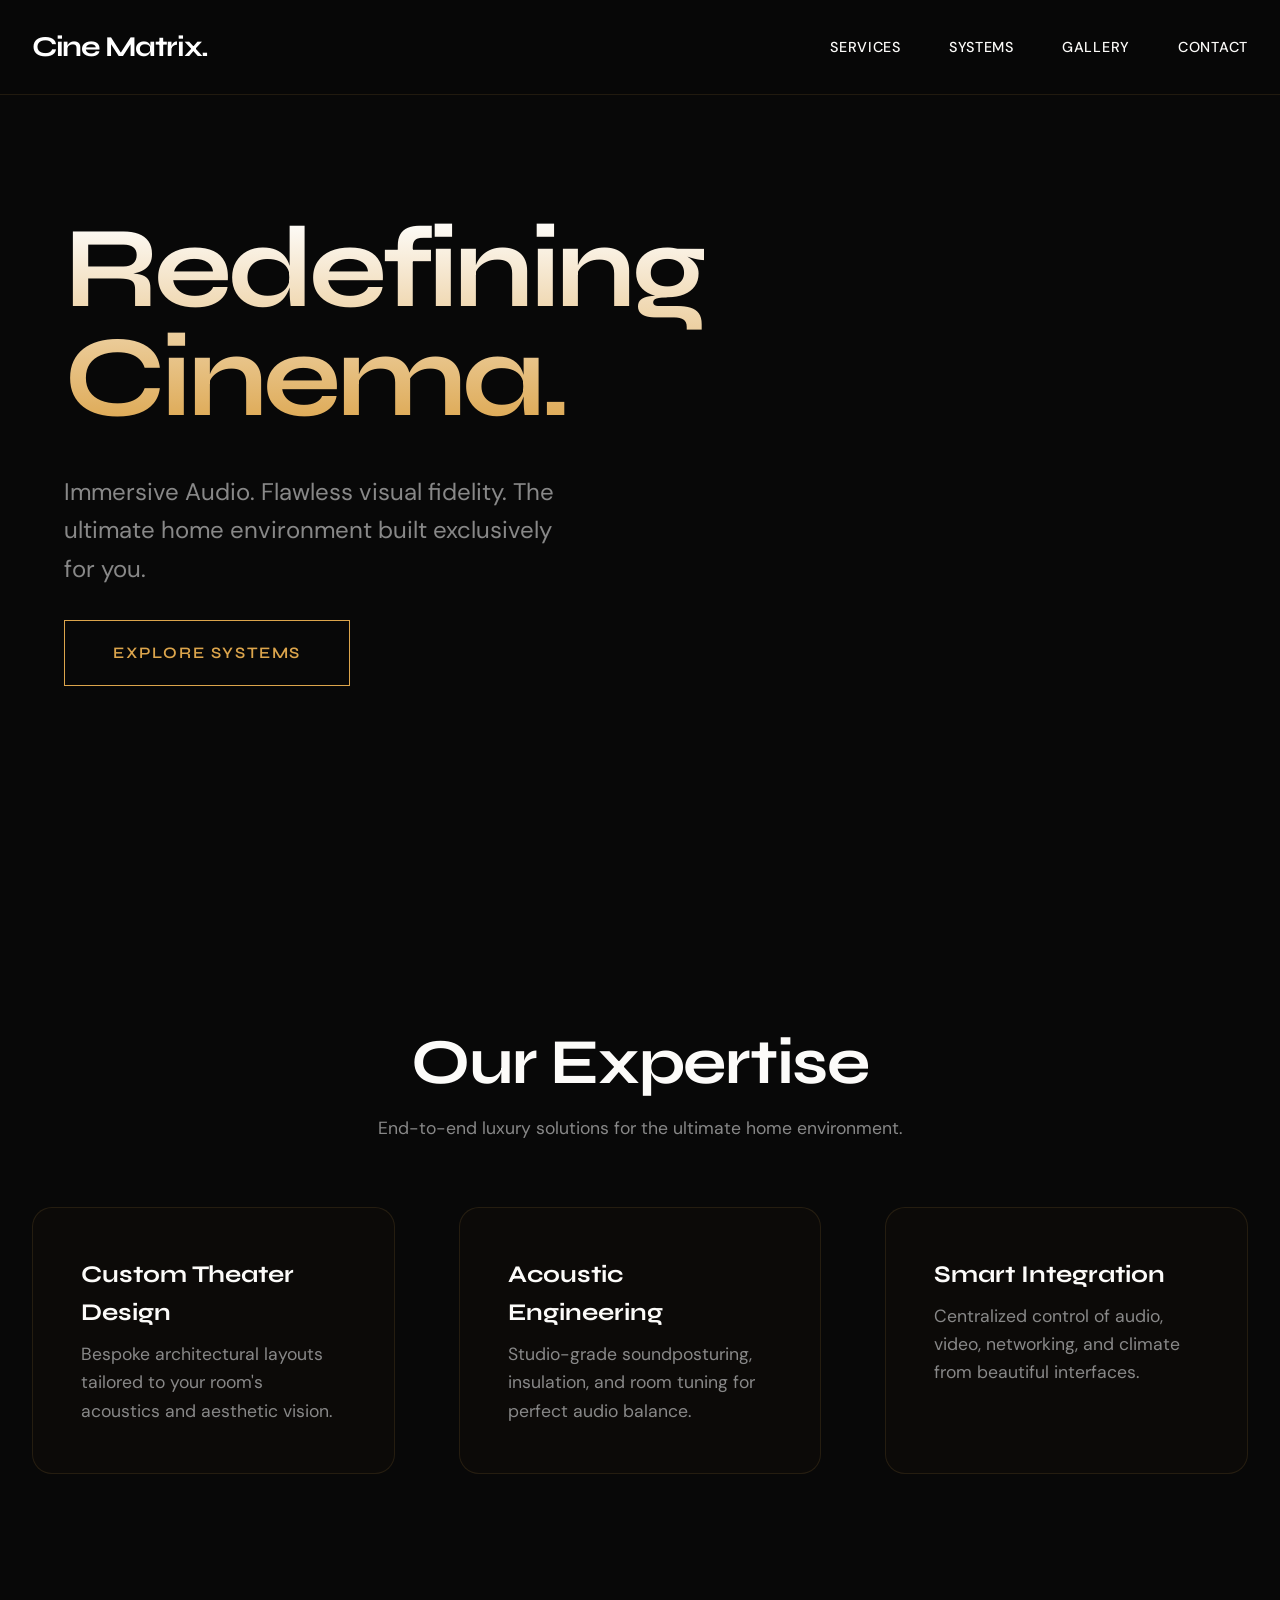
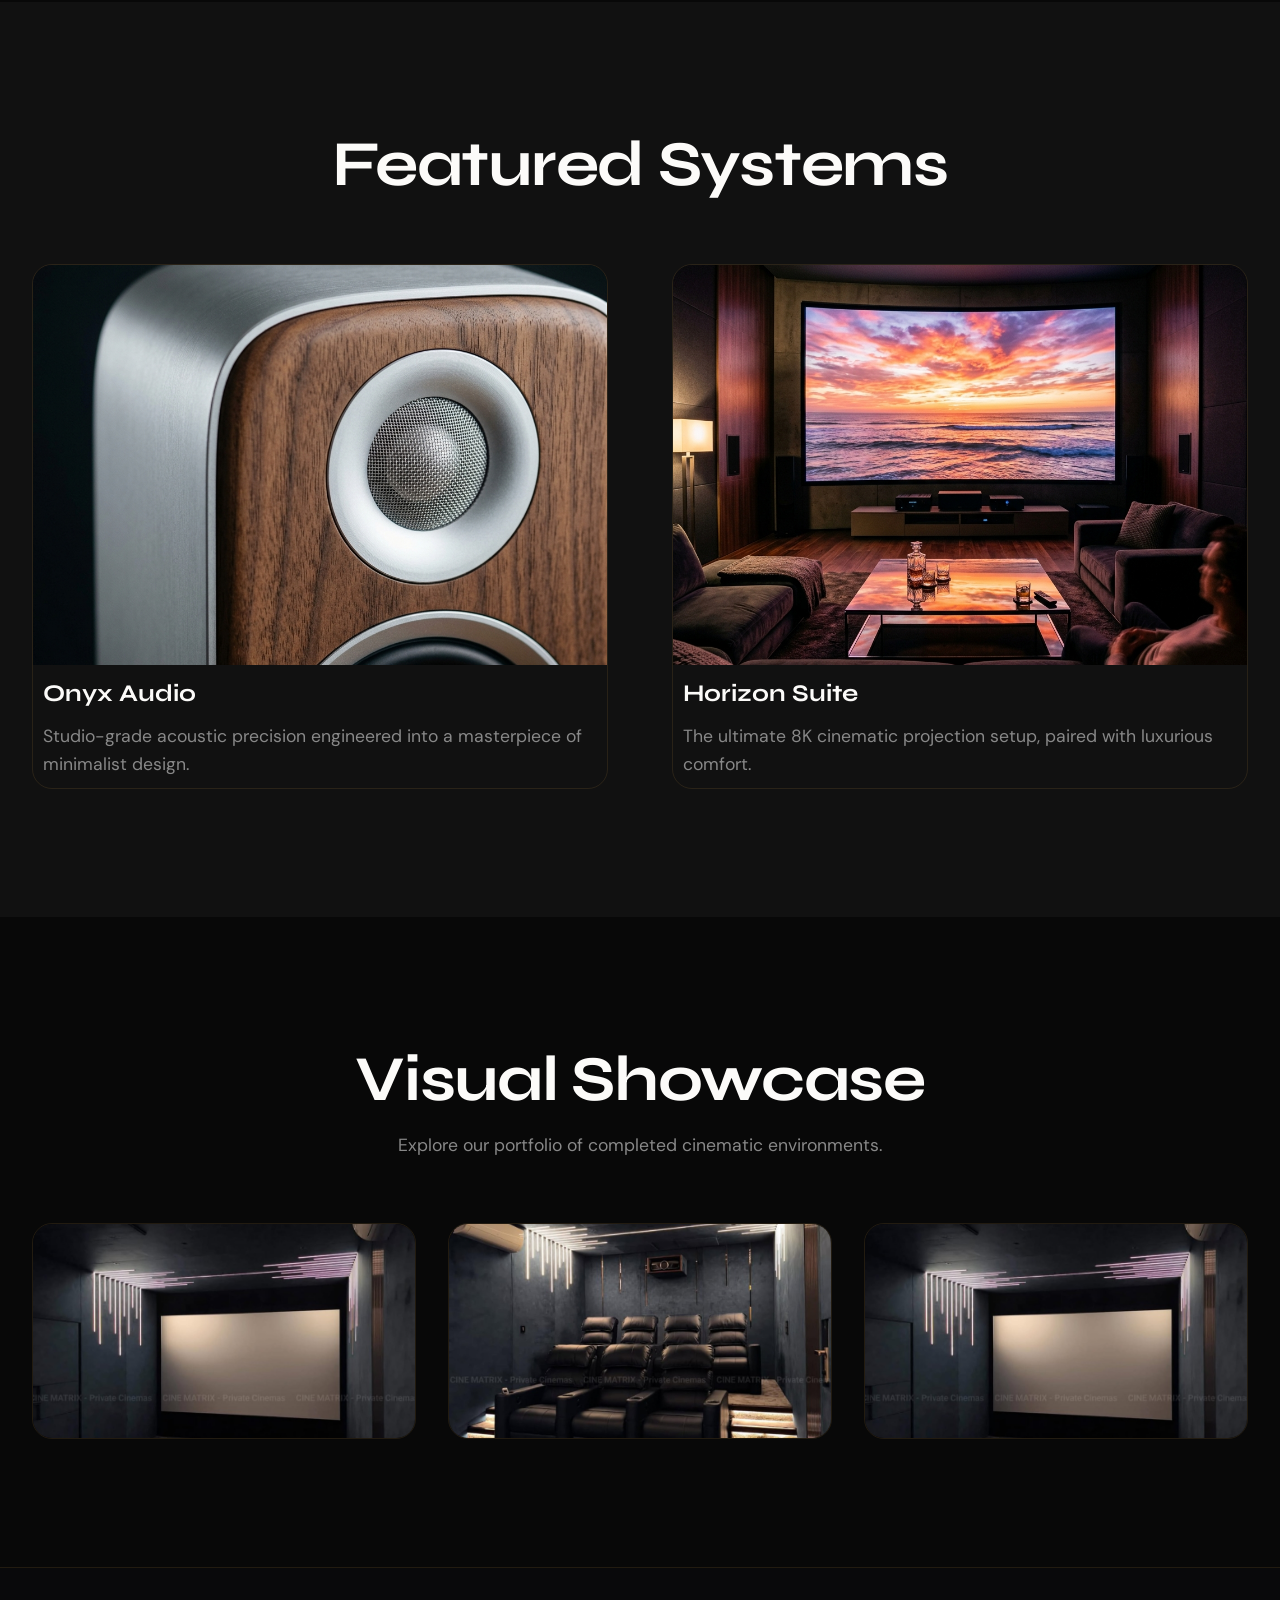
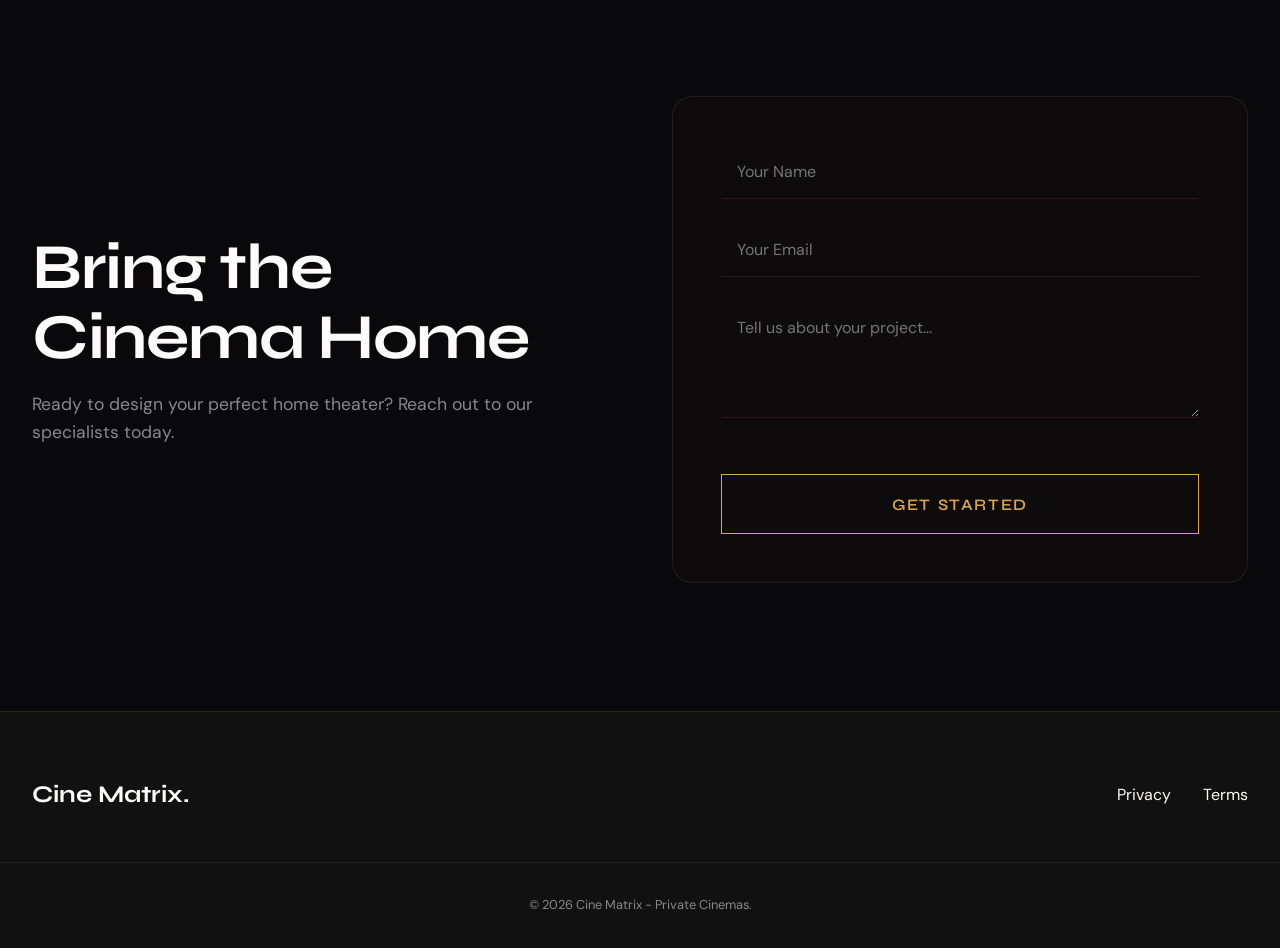
<file: index.html>
<!DOCTYPE html>
<html lang="en">
<head>
    <meta charset="UTF-8">
    <meta name="viewport" content="width=device-width, initial-scale=1.0">
    <title>Cine Matrix | Luxury Private Cinemas</title>
    <meta name="description" content="Discover premium Cine Matrix private cinemas with ultra-smooth immersive experiences and luxury aesthetics.">
    <!-- Google Fonts -->
    <link rel="preconnect" href="https://fonts.googleapis.com">
    <link rel="preconnect" href="https://fonts.gstatic.com" crossorigin>
    <link href="https://fonts.googleapis.com/css2?family=DM+Sans:opsz,wght@9..40,400;9..40,500&family=Syne:wght@600;700;800&display=swap" rel="stylesheet">
    <!-- Local CSS -->
    <link rel="stylesheet" href="./styles.css">
</head>
<body>
    
    <!-- Navbar -->
    <nav id="navbar" class="glass-nav">
        <div class="nav-container">
            <h1 class="logo">Cine Matrix.</h1>
            <div class="hamburger" id="hamburger">
                <span></span>
                <span></span>
                <span></span>
            </div>
            <ul class="nav-links" id="nav-links">
                <li><a href="#services">Services</a></li>
                <li><a href="#systems">Systems</a></li>
                <li><a href="#gallery">Gallery</a></li>
                <li><a href="#contact">Contact</a></li>
            </ul>
        </div>
    </nav>

    <!-- Split Hero Section -->
    <header class="hero" id="hero">
        <div class="hero-left">
            <div class="hero-content">
                <h1 class="hero-title reveal-text">Redefining<br>Cinema.</h1>
                <p class="hero-tagline reveal-text delay-1">Immersive Audio. Flawless visual fidelity. The ultimate home environment built exclusively for you.</p>
                <div class="reveal-text delay-2">
                    <a href="#systems" class="btn-primary">Explore Systems</a>
                </div>
            </div>
        </div>
        <div class="hero-right">
            <div class="hero-bg-slider">
                <div class="hero-bg slide-1" style="background-image: url('./assets/hero_slide_1.jpg');"></div>
                <div class="hero-bg slide-2" style="background-image: url('./assets/hero_slide_2.jpg');"></div>
            </div>
        </div>
    </header>

    <main>
        <!-- Services Section -->
        <section class="section" id="services">
            <div class="container section-header">
                <h2 class="reveal-text">Our Expertise</h2>
                <p class="reveal-text delay-1">End-to-end luxury solutions for the ultimate home environment.</p>
            </div>
            <div class="container grid-container">
                <div class="glass-card service-card reveal-card">
                    <h3>Custom Theater Design</h3>
                    <p>Bespoke architectural layouts tailored to your room's acoustics and aesthetic vision.</p>
                </div>
                <div class="glass-card service-card reveal-card delay-1">
                    <h3>Acoustic Engineering</h3>
                    <p>Studio-grade soundposturing, insulation, and room tuning for perfect audio balance.</p>
                </div>
                <div class="glass-card service-card reveal-card delay-2">
                    <h3>Smart Integration</h3>
                    <p>Centralized control of audio, video, networking, and climate from beautiful interfaces.</p>
                </div>
            </div>
        </section>

        <!-- Featured Systems Section -->
        <section class="section dark-section" id="systems">
            <div class="container section-header">
                <h2 class="reveal-text">Featured Systems</h2>
            </div>
            
            <div class="container grid-container">
                <div class="feature-card reveal-card">
                    <div class="card-image-wrapper">
                        <img src="./assets/speaker.png" alt="High-End Audio Speaker" class="img-zoom">
                    </div>
                    <div class="card-content">
                        <h3>Onyx Audio</h3>
                        <p>Studio-grade acoustic precision engineered into a masterpiece of minimalist design.</p>
                    </div>
                </div>

                <div class="feature-card reveal-card delay-1">
                    <div class="card-image-wrapper">
                        <img src="./assets/immersive.png" alt="Complete Home Theater" class="img-zoom">
                    </div>
                    <div class="card-content">
                        <h3>Horizon Suite</h3>
                        <p>The ultimate 8K cinematic projection setup, paired with luxurious comfort.</p>
                    </div>
                </div>
            </div>
        </section>

        <!-- Gallery Section -->
        <section class="section" id="gallery">
            <div class="container section-header">
                <h2 class="reveal-text">Visual Showcase</h2>
                <p class="reveal-text delay-1">Explore our portfolio of completed cinematic environments.</p>
            </div>
            
            <div class="container gallery-grid">
                <!-- Gallery Item 1 (Image) -->
                <div class="gallery-item reveal-card">
                    <img src="./assets/hero_slide_1.jpg" alt="Acoustic Wood Panel Theater">
                    <div class="gallery-overlay">
                        <span class="gallery-title">The Atrium Cinema</span>
                    </div>
                </div>

                <!-- Gallery Item 2 (Image) -->
                <div class="gallery-item reveal-card delay-1">
                    <img src="./assets/hero_slide_2.jpg" alt="Modern Minimalist Theater">
                    <div class="gallery-overlay">
                        <span class="gallery-title">Obsidian Lounge</span>
                    </div>
                </div>

                <!-- Gallery Item 3 (Video) -->
                <div class="gallery-item reveal-card delay-2">
                    <!-- Example video container; we use auto-playing muted video for aesthetics -->
                    <video autoplay loop muted playsinline poster="./assets/hero_slide_1.jpg">
                        <source src="" type="video/mp4">
                    </video>
                    <div class="gallery-overlay">
                        <span class="gallery-title">Immersive Demo Reel</span>
                    </div>
                </div>
            </div>
        </section>

        <!-- CTA Section -->
        <section class="section cta-section" id="contact">
            <div class="container">
                <div class="cta-grid">
                    <div class="cta-text">
                        <h2 class="reveal-text">Bring the Cinema Home</h2>
                        <p class="reveal-text delay-1">Ready to design your perfect home theater? Reach out to our specialists today.</p>
                    </div>
                    <div class="cta-form-wrapper">
                        <form class="contact-form glass-card reveal-card delay-1">
                            <input type="text" placeholder="Your Name" required class="form-input reveal-text delay-1" style="background: transparent;">
                            <input type="email" placeholder="Your Email" required class="form-input reveal-text delay-2" style="background: transparent;">
                            <textarea placeholder="Tell us about your project..." rows="4" class="form-input reveal-text delay-3" style="background: transparent;"></textarea>
                            <button type="submit" class="btn-primary reveal-text delay-4" style="width: 100%;">Get Started</button>
                        </form>
                    </div>
                </div>
            </div>
        </section>
    </main>

    <!-- Footer -->
    <footer>
        <div class="container footer-content">
            <div class="footer-logo">Cine Matrix.</div>
            <ul class="footer-links">
                <li><a href="#">Privacy</a></li>
                <li><a href="#">Terms</a></li>
            </ul>
        </div>
        <div class="footer-bottom">
            &copy; 2026 Cine Matrix - Private Cinemas.
        </div>
    </footer>

    <!-- Local JS -->
    <script src="./script.js"></script>
</body>
</html>
</file>
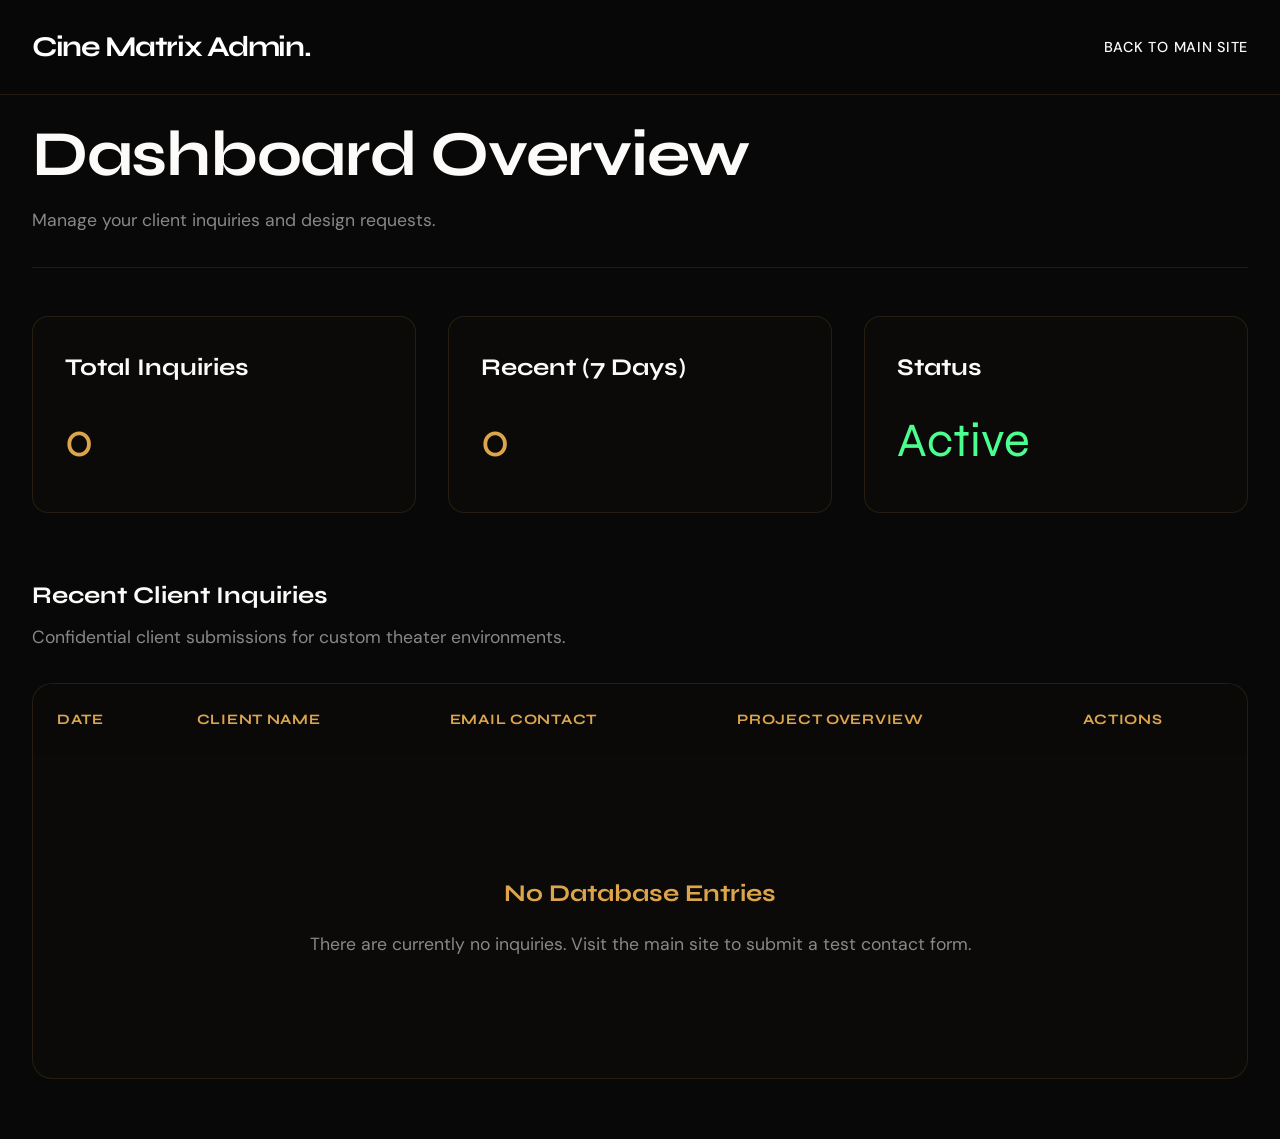
<file: admin.html>
<!DOCTYPE html>
<html lang="en">
<head>
    <meta charset="UTF-8">
    <meta name="viewport" content="width=device-width, initial-scale=1.0">
    <title>Admin Dashboard | Cine Matrix</title>
    <!-- Google Fonts -->
    <link rel="preconnect" href="https://fonts.googleapis.com">
    <link rel="preconnect" href="https://fonts.gstatic.com" crossorigin>
    <link href="https://fonts.googleapis.com/css2?family=DM+Sans:opsz,wght@9..40,400;9..40,500&family=Syne:wght@600;700;800&display=swap" rel="stylesheet">
    <!-- Local CSS -->
    <link rel="stylesheet" href="./styles.css">
    <style>
        body {
            padding-top: 120px;
            padding-bottom: 60px;
        }
        .admin-header {
            display: flex;
            justify-content: space-between;
            align-items: center;
            margin-bottom: 3rem;
            border-bottom: 1px solid var(--border-color);
            padding-bottom: 2rem;
        }
        .admin-table-wrapper {
            overflow-x: auto;
            border-radius: 20px;
            border: 1px solid var(--border-color);
            background: var(--glass-bg);
        }
        .admin-table {
            width: 100%;
            border-collapse: collapse;
        }
        .admin-table th, .admin-table td {
            text-align: left;
            padding: 1.5rem;
            border-bottom: 1px solid var(--border-color);
        }
        .admin-table th {
            font-family: var(--font-heading);
            color: var(--accent);
            text-transform: uppercase;
            letter-spacing: 0.05em;
            font-size: 0.9rem;
            background: rgba(8, 8, 8, 0.5);
            white-space: nowrap;
        }
        .admin-table tr:last-child th,
        .admin-table tr:last-child td {
            border-bottom: none;
        }
        .admin-table tr:hover td {
            background: rgba(255, 255, 255, 0.02);
            transition: background 0.3s;
        }
        .empty-state {
            text-align: center;
            padding: 6rem 2rem;
        }
        .action-btn {
            background: transparent;
            border: 1px solid var(--text-secondary);
            color: var(--text-secondary);
            padding: 0.5rem 1rem;
            cursor: pointer;
            border-radius: 8px;
            font-family: var(--font-body);
            transition: all 0.3s;
        }
        .action-btn:hover {
            border-color: #ff4a4a;
            color: #ff4a4a;
        }
        .metrics-grid {
            display: grid;
            grid-template-columns: repeat(3, 1fr);
            gap: 2rem;
            margin-bottom: 4rem;
        }
        .metric-card {
            background: var(--glass-bg);
            border: 1px solid var(--border-color);
            padding: 2rem;
            border-radius: 16px;
        }
        .metric-value {
            font-family: var(--font-heading);
            font-size: 3rem;
            color: var(--accent);
            margin-top: 1rem;
        }
    </style>
</head>
<body>
    
    <!-- Navbar -->
    <nav id="navbar" class="glass-nav">
        <div class="nav-container">
            <h1 class="logo">Cine Matrix Admin.</h1>
            <ul class="nav-links">
                <li><a href="./index.html">Back to Main Site</a></li>
            </ul>
        </div>
    </nav>

    <main class="container">
        <div class="admin-header">
            <div>
                <h2>Dashboard Overview</h2>
                <p>Manage your client inquiries and design requests.</p>
            </div>
        </div>

        <div class="metrics-grid">
            <div class="metric-card">
                <h3>Total Inquiries</h3>
                <div class="metric-value" id="count-total">0</div>
            </div>
            <div class="metric-card">
                <h3>Recent (7 Days)</h3>
                <div class="metric-value" id="count-recent">0</div>
            </div>
            <div class="metric-card">
                <h3>Status</h3>
                <div class="metric-value" style="color: #4aff8f;">Active</div>
            </div>
        </div>

        <h3>Recent Client Inquiries</h3>
        <p style="margin-bottom: 2rem;">Confidential client submissions for custom theater environments.</p>

        <div class="admin-table-wrapper">
            <table class="admin-table" id="inquiries-table">
                <thead>
                    <tr>
                        <th>Date</th>
                        <th>Client Name</th>
                        <th>Email Contact</th>
                        <th>Project Overview</th>
                        <th>Actions</th>
                    </tr>
                </thead>
                <tbody id="inquiries-body">
                    <!-- Data injected via JS -->
                </tbody>
            </table>
        </div>
    </main>

    <script>
        document.addEventListener('DOMContentLoaded', () => {
            const tbody = document.getElementById('inquiries-body');
            
            function renderTable() {
                const inquiries = JSON.parse(localStorage.getItem('cine_inquiries') || '[]');
                
                // Update metrics
                document.getElementById('count-total').textContent = inquiries.length;
                const recentCount = inquiries.filter(i => (Date.now() - i.id) < 7 * 24 * 60 * 60 * 1000).length;
                document.getElementById('count-recent').textContent = recentCount;

                if (inquiries.length === 0) {
                    tbody.innerHTML = `<tr>
                        <td colspan="5">
                            <div class="empty-state">
                                <h3 style="color: var(--accent); margin-bottom: 1rem;">No Database Entries</h3>
                                <p>There are currently no inquiries. Visit the main site to submit a test contact form.</p>
                            </div>
                        </td>
                    </tr>`;
                    return;
                }

                // Sort newest descending
                inquiries.sort((a, b) => b.id - a.id);

                tbody.innerHTML = inquiries.map(inq => `
                    <tr>
                        <td style="white-space: nowrap; color: var(--text-secondary); font-size: 0.9rem;">${inq.date}</td>
                        <td style="font-weight: 500;">${inq.name}</td>
                        <td><a href="mailto:${inq.email}" style="color: var(--accent);">${inq.email}</a></td>
                        <td style="max-width: 400px; line-height: 1.4;">${inq.message || '<em style="color:var(--text-secondary)">No details provided</em>'}</td>
                        <td><button class="action-btn" onclick="deleteInquiry(${inq.id})">Remove</button></td>
                    </tr>
                `).join('');
            }

            window.deleteInquiry = (id) => {
                if(confirm("Permanently delete this client inquiry? This cannot be undone.")) {
                    let inquiries = JSON.parse(localStorage.getItem('cine_inquiries') || '[]');
                    inquiries = inquiries.filter(i => i.id !== id);
                    localStorage.setItem('cine_inquiries', JSON.stringify(inquiries));
                    renderTable();
                }
            };

            renderTable();
        });
    </script>
</body>
</html>
</file>
<file: styles.css>
:root {
    --bg-color: #080808; /* Extremely dark grey, pure luxury */
    --surface-color: #111111;
    --text-primary: #fcfbf9;
    --text-secondary: #888888;
    --accent: #dca54c; /* Gold accent */
    --border-color: rgba(220, 165, 76, 0.12); /* Subtle golden border */
    --glass-bg: rgba(220, 165, 76, 0.02); /* Very light golden shade for cards */
    --transition-smooth: all 0.8s cubic-bezier(0.16, 1, 0.3, 1);
    --font-heading: 'Syne', sans-serif;
    --font-body: 'DM Sans', sans-serif;
}

* {
    margin: 0;
    padding: 0;
    box-sizing: border-box;
}

html {
    scroll-behavior: smooth;
}

body {
    font-family: var(--font-body);
    background-color: var(--bg-color);
    color: var(--text-primary);
    line-height: 1.6;
    overflow-x: hidden;
    -webkit-font-smoothing: antialiased;
}

/* Typography */
h1, h2, h3, .logo {
    font-family: var(--font-heading);
    font-weight: 700;
}

h2 {
    font-size: clamp(2.5rem, 5vw, 4rem);
    margin-bottom: 1rem;
    line-height: 1.1;
    letter-spacing: -0.02em;
}

h3 {
    font-size: 1.5rem;
    margin-bottom: 0.5rem;
}

p {
    color: var(--text-secondary);
    font-size: 1.1rem;
}

a {
    text-decoration: none;
    color: inherit;
}

/* Utilities */
.container {
    max-width: 1400px;
    margin: 0 auto;
    padding: 0 2rem;
}

.section {
    padding: 8rem 0;
}

.dark-section {
    background-color: var(--surface-color);
}

.section-header {
    text-align: center;
    margin-bottom: 4rem;
    max-width: 800px;
}

.grid-container {
    display: grid;
    grid-template-columns: repeat(auto-fit, minmax(320px, 1fr));
    gap: 4rem; /* More negative space for aesthetics */
}

/* Buttons */
.btn-primary {
    display: inline-block;
    background: transparent;
    border: 1px solid var(--accent);
    padding: 1.2rem 3rem;
    font-family: var(--font-heading);
    font-size: 1rem;
    font-weight: 600;
    text-transform: uppercase;
    letter-spacing: 0.1em;
    color: var(--accent);
    transition: var(--transition-smooth);
    cursor: pointer;
    margin-top: 2rem;
}

.btn-primary:hover {
    background: var(--accent);
    color: var(--bg-color);
}

/* Navbar */
.glass-nav {
    position: fixed;
    top: 0; left: 0; width: 100%;
    padding: 1.5rem 0;
    background: rgba(8, 8, 8, 0.8);
    backdrop-filter: blur(20px);
    z-index: 1000;
    border-bottom: 1px solid var(--border-color);
}

.nav-container {
    display: flex;
    justify-content: space-between;
    align-items: center;
    max-width: 1400px;
    margin: 0 auto;
    padding: 0 2rem;
}

.logo {
    font-size: 1.8rem;
    letter-spacing: -0.05em;
    color: #fff;
    z-index: 1001;
}

.nav-links {
    display: flex;
    gap: 3rem;
    list-style: none;
}

.nav-links a {
    font-size: 0.9rem;
    font-weight: 500;
    text-transform: uppercase;
    letter-spacing: 0.05em;
    transition: color 0.3s;
}

.nav-links a:hover {
    color: var(--accent);
}

/* Hamburger */
.hamburger {
    display: none;
    flex-direction: column;
    gap: 6px;
    cursor: pointer;
    z-index: 1001;
}

.hamburger span {
    width: 30px;
    height: 2px;
    background: #fff;
    transition: 0.3s ease;
}

/* Split Hero Section */
.hero {
    display: flex;
    min-height: 100vh;
}

.hero-left {
    flex: 1;
    display: flex;
    flex-direction: column;
    justify-content: center;
    padding: 8rem 4rem;
    background: var(--bg-color);
    z-index: 2;
}

.hero-right {
    flex: 1;
    position: relative;
    overflow: hidden;
}

/* Seamless blend between text and image */
.hero-right::before {
    content: '';
    position: absolute;
    top: 0; left: 0; bottom: 0;
    width: 20%;
    background: linear-gradient(to right, var(--bg-color) 0%, transparent 100%);
    z-index: 1;
}

.hero-bg-slider {
    position: absolute;
    inset: 0;
}

.hero-bg {
    position: absolute;
    inset: 0;
    background-size: cover;
    background-position: center;
    opacity: 0;
}

.hero-bg.slide-1 { animation: crossfade 2s infinite alternate; }
.hero-bg.slide-2 { animation: crossfade 2s infinite alternate; animation-delay: 1s; }

@keyframes crossfade {
    0%, 45% { opacity: 1; transform: scale(1); }
    55%, 100% { opacity: 0; transform: scale(1.05); }
}

.hero-title {
    font-size: clamp(4.5rem, 9vw, 8rem); /* Slightly larger hero font for drama */
    line-height: 0.95;
    margin-bottom: 2.5rem;
    letter-spacing: -0.04em;
    background: linear-gradient(180deg, #fff 0%, #dca54c 100%);
    background-clip: text;
    -webkit-background-clip: text;
    -webkit-text-fill-color: transparent;
}

.hero-tagline {
    font-size: clamp(1.2rem, 2vw, 1.5rem);
    max-width: 500px;
}

/* Glass Cards (Services) */
.service-card {
    background: var(--glass-bg);
    border: 1px solid var(--border-color);
    padding: 3rem;
    border-radius: 20px;
    transition: var(--transition-smooth);
}

.service-card:hover {
    background: rgba(255, 255, 255, 0.05);
    transform: translateY(-10px);
}

/* Featured Systems */
.feature-card {
    position: relative;
    overflow: hidden;
    border-radius: 20px;
    border: 1px solid var(--border-color);
}

.card-image-wrapper {
    overflow: hidden;
    height: 400px;
}

.img-zoom {
    width: 100%;
    height: 100%;
    object-fit: cover;
    transition: transform 1.2s cubic-bezier(0.16, 1, 0.3, 1);
}

.feature-card:hover .img-zoom {
    transform: scale(1.05);
}

.card-content {
    padding:10px;
}

/* CTA */
.cta-section {
    position: relative;
    background-image: url('./assets/hero_slide_2.jpg');
    background-size: cover;
    background-position: center;
    background-attachment: fixed;
    border-top: 1px solid var(--border-color);
}

.cta-section::before {
    content: '';
    position: absolute;
    inset: 0;
    background: rgba(10, 10, 12, 0.85); /* Heavy smooth overlay */
    backdrop-filter: blur(8px);
    z-index: 0;
}

.cta-section .container {
    position: relative;
    z-index: 1;
}

.cta-grid {
    display: grid;
    grid-template-columns: 1fr 1fr;
    gap: 4rem;
    align-items: center;
}

.contact-form {
    display: flex;
    flex-direction: column;
    gap: 1.5rem;
    background: var(--glass-bg);
    padding: 3rem;
    border: 1px solid var(--border-color);
    border-radius: 20px;
}

.form-input {
    width: 100%;
    padding: 1rem;
    background: transparent;
    border: none;
    border-bottom: 1px solid var(--border-color);
    color: #fff;
    font-family: inherit;
    font-size: 1rem;
    transition: border-color 0.3s;
}

.form-input:focus {
    outline: none;
    border-bottom-color: var(--accent);
}

/* Gallery Section */
.gallery-section {
    background-color: var(--bg-color);
}

.gallery-grid {
    display: grid;
    grid-template-columns: repeat(auto-fill, minmax(350px, 1fr));
    gap: 2rem;
}

.gallery-item {
    position: relative;
    border-radius: 20px;
    overflow: hidden;
    aspect-ratio: 16 / 9;
    border: 1px solid var(--border-color);
}

.gallery-item img, .gallery-item video {
    width: 100%;
    height: 100%;
    object-fit: cover;
    transition: transform 0.8s cubic-bezier(0.16, 1, 0.3, 1);
}

.gallery-item:hover img, .gallery-item:hover video {
    transform: scale(1.05);
}

.gallery-overlay {
    position: absolute;
    inset: 0;
    background: linear-gradient(to top, rgba(0,0,0,0.8), transparent);
    display: flex;
    align-items: flex-end;
    padding: 1.5rem;
    opacity: 0;
    transition: opacity 0.5s ease;
}

.gallery-item:hover .gallery-overlay {
    opacity: 1;
}

.gallery-title {
    color: #fff;
    font-family: var(--font-heading);
    font-size: 1.2rem;
    transform: translateY(20px);
    transition: transform 0.5s ease;
}

.gallery-item:hover .gallery-title {
    transform: translateY(0);
}

/* Footer */
footer {
    padding: 4rem 0 2rem;
    border-top: 1px solid var(--border-color);
    background: var(--surface-color);
}

.footer-content {
    display: flex;
    justify-content: space-between;
    align-items: center;
    margin-bottom: 3rem;
}

.footer-logo {
    font-family: var(--font-heading);
    font-size: 1.5rem;
    font-weight: 700;
}

.footer-links {
    display: flex;
    gap: 2rem;
    list-style: none;
}

.footer-bottom {
    text-align: center;
    color: var(--text-secondary);
    font-size: 0.8rem;
    border-top: 1px solid var(--border-color);
    padding-top: 2rem;
}

/* Animations: Ultra-Smooth Cinematic Reveal */
.reveal-text {
    opacity: 0;
    transform: translateY(40px);
    filter: blur(10px);
    transition: opacity 2s cubic-bezier(0.22, 1, 0.36, 1), 
                transform 2s cubic-bezier(0.22, 1, 0.36, 1),
                filter 2s cubic-bezier(0.22, 1, 0.36, 1);
}

.reveal-text.visible {
    opacity: 1;
    transform: translateY(0);
    filter: blur(0);
}

.reveal-card {
    opacity: 0;
    transform: translateY(50px);
    transition: opacity 1.8s cubic-bezier(0.22, 1, 0.36, 1), 
                transform 1.8s cubic-bezier(0.22, 1, 0.36, 1);
}

.reveal-card.visible {
    opacity: 1;
    transform: translateY(0);
}

.delay-1 { transition-delay: 0.2s; }
.delay-2 { transition-delay: 0.4s; }
.delay-3 { transition-delay: 0.6s; }
.delay-4 { transition-delay: 0.8s; }


/* Responsive Media Queries */
@media (max-width: 1024px) {
    .cta-grid {
        grid-template-columns: 1fr;
    }
}

@media (max-width: 768px) {
    .hero {
        flex-direction: column;
    }
    .hero-right {
        min-height: 50vh;
    }
    .hero-left {
        padding: 8rem 2rem 4rem;
    }
    
    .hamburger {
        display: flex;
    }
    
    .nav-links {
        position: fixed;
        top: 0;
        right: -100%;
        width: 100%;
        height: 100vh;
        background: var(--bg-color);
        flex-direction: column;
        align-items: center;
        justify-content: center;
        transition: 0.4s ease-in-out;
    }
    
    .nav-links.active {
        right: 0;
    }

    .hamburger.active span:nth-child(1) { transform: translateY(8px) rotate(45deg); }
    .hamburger.active span:nth-child(2) { opacity: 0; }
    .hamburger.active span:nth-child(3) { transform: translateY(-8px) rotate(-45deg); }
}
</file>
